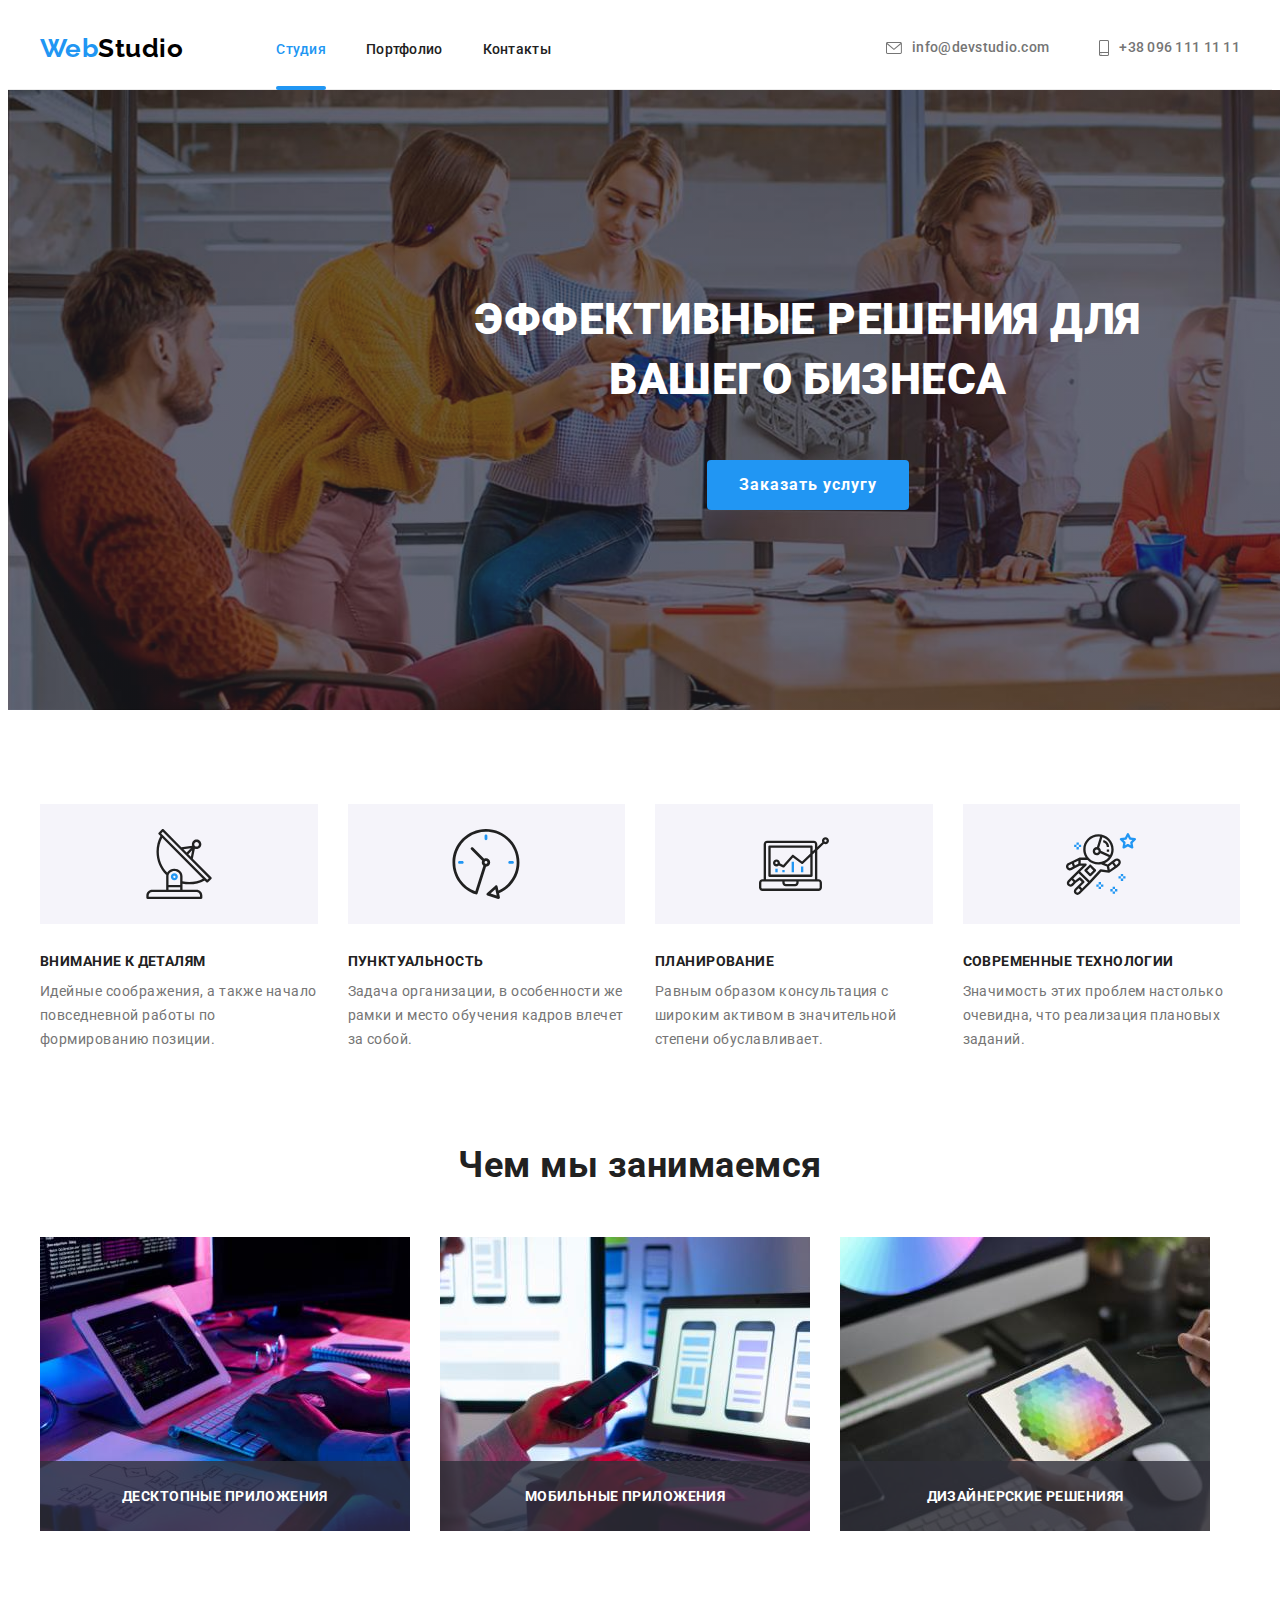
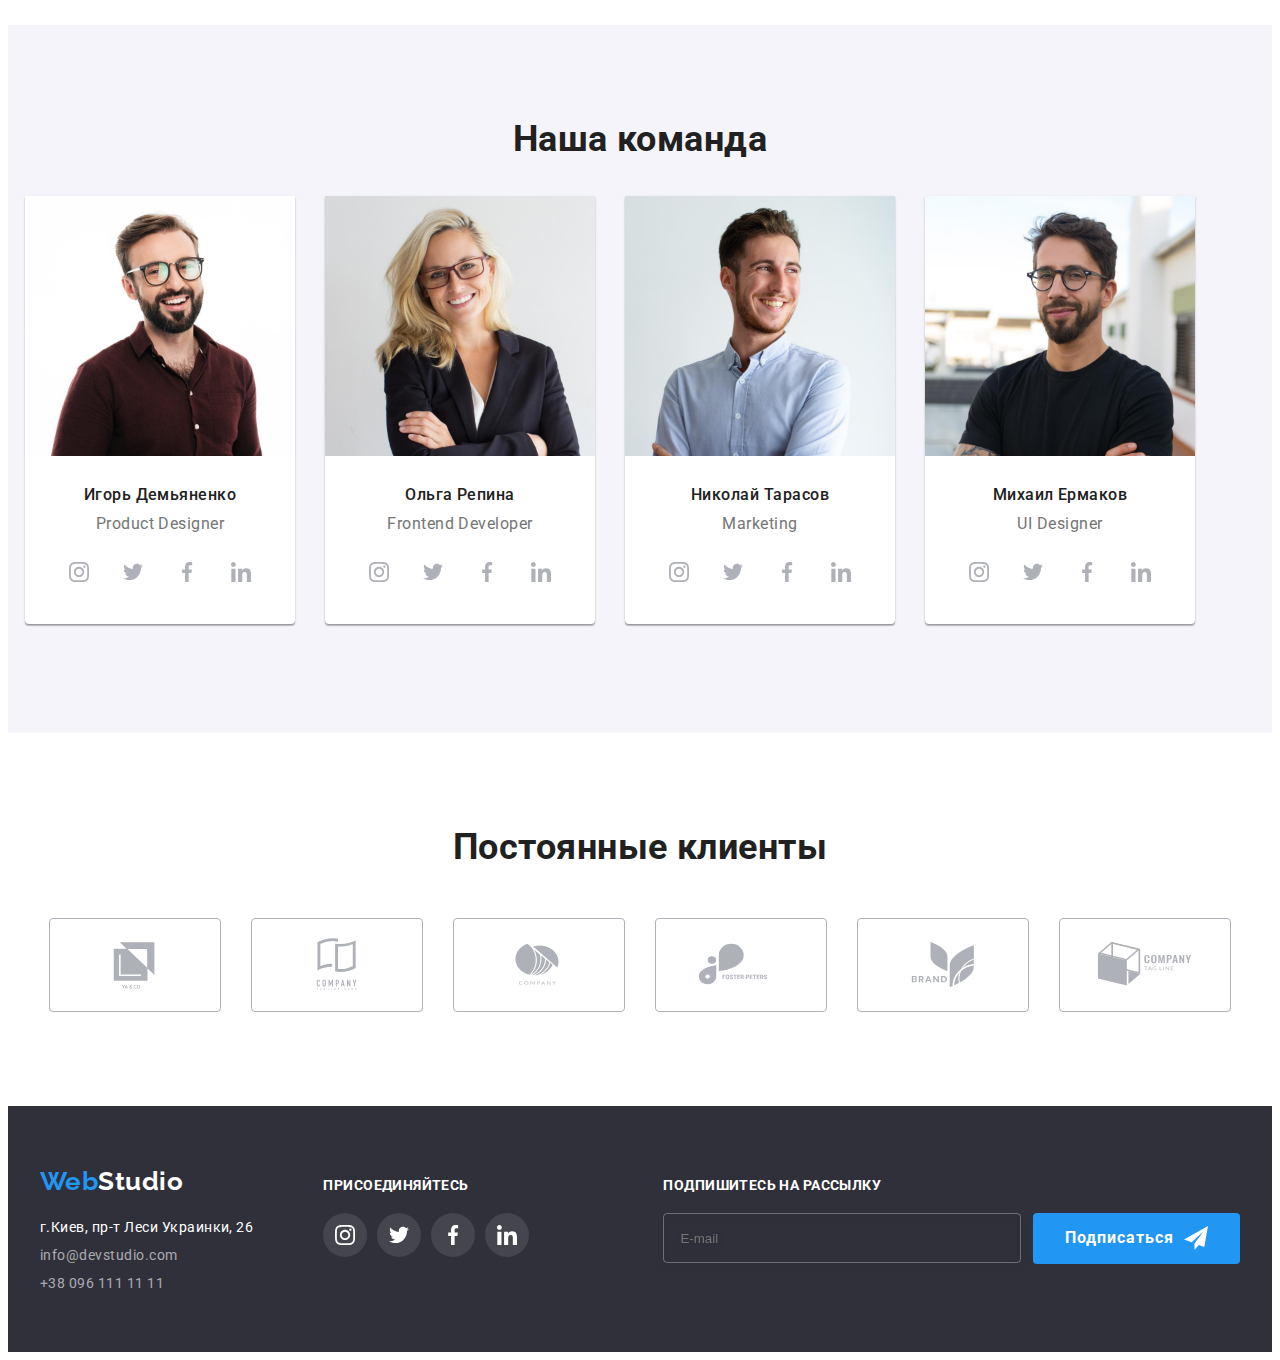
<file: index.html>
<!DOCTYPE html>
<html lang="ru">
  <head>
    <meta charset="UTF-8" />
    <meta http-equiv="X-UA-Compatible" content="IE=edge" />
    <meta name="viewport" content="width=device-width, initial-scale=1.0" />
    <title>Студия</title>
    <link rel="preconnect" href="https://fonts.googleapis.com" />
    <link rel="preconnect" href="https://fonts.gstatic.com" crossorigin />
    <link
      href="https://fonts.googleapis.com/css2?family=Raleway:wght@700&family=Roboto:wght@400;500;700;900&display=swap"
      rel="stylesheet"
    />
    <link
      rel="stylesheet"
      href="https://cdnjs.cloudflare.com/ajax/libs/modern-normalize/1.1.0/modern-normalize.min.css"
      integrity="sha512-wpPYUAdjBVSE4KJnH1VR1HeZfpl1ub8YT/NKx4PuQ5NmX2tKuGu6U/JRp5y+Y8XG2tV+wKQpNHVUX03MfMFn9Q=="
      crossorigin="anonymous"
      referrerpolicy="no-referrer"
    />

    <link rel="stylesheet" href="./css/main.min.css" />
  </head>
  <body>
    <!---Шапка-->
    <header class="header">
      <div class="container header__conteiner">
        <nav class="nav">
          <a class="logo link logo_header" href="./index.html"
            >Web<span class="logo_header_black">Studio</span></a
          >
          <ul class="nav__list list">
            <li class="nav__item">
              <a class="nav__link link nav__link_current" href="./index.html"
                >Студия</a
              >
            </li>
            <li class="nav__item">
              <a class="nav__link link" href="./portfolio.html">Портфолио</a>
            </li>
            <li class="nav__item">
              <a class="nav__link link" href="">Контакты</a>
            </li>
          </ul>
        </nav>
        <ul class="contact__list">
          <li class="contact__item list">
            <a class="contact__link link" href="mailto:info@devstudio.com">
              <svg class="contact__icon" width="16px" height="12px">
                <use href="./images/sprite.svg#icon-envelope"></use>
              </svg>
              info@devstudio.com
            </a>
          </li>
          <li class="contact__item list">
            <a class="contact__link link" href="tel:+380961111111">
              <svg class="contact__icon" width="10px" height="16px">
                <use href="./images/sprite.svg#icon-smartphone"></use>
              </svg>
              +38 096 111 11 11</a
            >
          </li>
        </ul>
      </div>
    </header>
    <main>
      <!--Герой-->
      <section class="hero">
        <div class="container hero__conteiner">
          <h1 class="hero__title">Эффективные решения для вашего бизнеса</h1>
          <button data-modal-open class="hero__btn btn" type="button">
            Заказать услугу
          </button>
        </div>
      </section>
      <!--Особливості-->
      <section class="unique">
        <h2 class="visually-hidden">Особенности</h2>
        <div class="container">
          <ul class="list unique__list">
            <li class="unique__item">
              <div class="unique__icon">
                <svg class="unique__svg">
                  <use href="./images/sprite.svg#icon-antenna"></use>
                </svg>
              </div>
              <h3 class="unique__title">Внимание к деталям</h3>
              <p class="unique__text">
                Идейные соображения, а также начало повседневной работы по
                формированию позиции.
              </p>
            </li>
            <li class="unique__item">
              <div class="unique__icon">
                <svg class="unique__svg">
                  <use href="./images/sprite.svg#icon-clock"></use>
                </svg>
              </div>
              <h3 class="unique__title">Пунктуальность</h3>
              <p class="unique__text">
                Задача организации, в особенности же рамки и место обучения
                кадров влечет за собой.
              </p>
            </li>
            <li class="unique__item">
              <div class="unique__icon">
                <svg class="unique__svg">
                  <use href="./images/sprite.svg#icon-diagram"></use>
                </svg>
              </div>
              <h3 class="unique__title">Планирование</h3>
              <p class="unique__text">
                Равным образом консультация с широким активом в значительной
                степени обуславливает.
              </p>
            </li>
            <li class="unique__item">
              <div class="unique__icon">
                <svg class="unique__svg">
                  <use href="./images/sprite.svg#icon-astronaut"></use>
                </svg>
              </div>
              <h3 class="unique__title">Современные технологии</h3>
              <p class="unique__text">
                Значимость этих проблем настолько очевидна, что реализация
                плановых заданий.
              </p>
            </li>
          </ul>
        </div>
      </section>
      <!--Чем мы занимаемся-->
      <section class="do">
        <div class="container">
          <h2 class="do__title title">Чем мы занимаемся</h2>
          <ul class="do__list list">
            <li class="do__item">
              <div class="do__thumb">
                <img src="./images/box1.jpg" alt="набирає текст" width="370" />
                <p class="do__description">Десктопные приложения</p>
              </div>
            </li>
            <li class="do__item">
              <div class="do__thumb">
                <img src="./images/box2.jpg" alt="набирає текст" width="370" />
                <p class="do__description">Мобильные приложения</p>
              </div>
            </li>
            <li class="do__item">
              <div class="do__thumb">
                <img src="./images/box3.jpg" alt="набирає текст" width="370" />
                <p class="do__description">Дизайнерские решенияя</p>
              </div>
            </li>
          </ul>
        </div>
      </section>

      <!--Наша команда-->
      <section class="team">
        <div class="container">
          <h2 class="team__title title">Наша команда</h2>
          <ul class="team__list list">
            <li class="team__item">
              <img src="./images/img2.jpg" alt="Игорь Демьяненко" width="270" />
              <div class="team__card">
                <h3 class="team__title_small">Игорь Демьяненко</h3>
                <p class="team__text" lang="en">Product Designer</p>
                <ul class="social__list list">
                  <li class="social__item">
                    <a href="" class="social__link link">
                      <svg class="social__icon">
                        <use href="./images/sprite.svg#icon-instagram"></use>
                      </svg>
                    </a>
                  </li>
                  <li class="social__item">
                    <a href="" class="social__link link">
                      <svg class="social__icon">
                        <use href="./images/sprite.svg#icon-twitter"></use>
                      </svg>
                    </a>
                  </li>
                  <li class="social__item">
                    <a href="" class="social__link link">
                      <svg class="social__icon">
                        <use href="./images/sprite.svg#icon-facebook"></use>
                      </svg>
                    </a>
                  </li>
                  <li class="social__item">
                    <a href="" class="social__link link">
                      <svg class="social__icon">
                        <use href="./images/sprite.svg#icon-linkedin"></use>
                      </svg>
                    </a>
                  </li>
                </ul>
              </div>
            </li>

            <li class="team__item">
              <img src="./images/img1.jpg" alt="Ольга Репина" width="270" />
              <div class="team__card">
                <h3 class="team__title_small">Ольга Репина</h3>
                <p class="team__text" lang="en">Frontend Developer</p>
                <ul class="social__list list">
                  <li class="social__item">
                    <a href="" class="social__link link">
                      <svg class="social__icon">
                        <use href="./images/sprite.svg#icon-instagram"></use>
                      </svg>
                    </a>
                  </li>
                  <li class="social__item">
                    <a href="" class="social__link link">
                      <svg class="social__icon">
                        <use href="./images/sprite.svg#icon-twitter"></use>
                      </svg>
                    </a>
                  </li>
                  <li class="social__item">
                    <a href="" class="social__link link">
                      <svg class="social__icon">
                        <use href="./images/sprite.svg#icon-facebook"></use>
                      </svg>
                    </a>
                  </li>
                  <li class="social__item">
                    <a href="" class="social__link link">
                      <svg class="social__icon">
                        <use href="./images/sprite.svg#icon-linkedin"></use>
                      </svg>
                    </a>
                  </li>
                </ul>
              </div>
            </li>

            <li class="team__item">
              <img src="./images/img3.jpg" alt="Николай Тарасов" width="270" />
              <div class="team__card">
                <h3 class="team__title_small">Николай Тарасов</h3>
                <p class="team__text" lang="en">Marketing</p>
                <ul class="social__list list">
                  <li class="social__item">
                    <a href="" class="social__link link">
                      <svg class="social__icon">
                        <use href="./images/sprite.svg#icon-instagram"></use>
                      </svg>
                    </a>
                  </li>
                  <li class="social__item">
                    <a href="" class="social__link link">
                      <svg class="social__icon">
                        <use href="./images/sprite.svg#icon-twitter"></use>
                      </svg>
                    </a>
                  </li>
                  <li class="social__item">
                    <a href="" class="social__link link">
                      <svg class="social__icon">
                        <use href="./images/sprite.svg#icon-facebook"></use>
                      </svg>
                    </a>
                  </li>
                  <li class="social__item">
                    <a href="" class="social__link link">
                      <svg class="social__icon">
                        <use href="./images/sprite.svg#icon-linkedin"></use>
                      </svg>
                    </a>
                  </li>
                </ul>
              </div>
            </li>

            <li class="team__item">
              <img src="./images/img4.jpg" alt="Михаил Ермаков" width="270" />
              <div class="team__card">
                <h3 class="team__title_small">Михаил Ермаков</h3>
                <p class="team__text" lang="en">UI Designer</p>
                <ul class="social__list list">
                  <li class="social__item">
                    <a href="" class="social__link link">
                      <svg class="social__icon">
                        <use href="./images/sprite.svg#icon-instagram"></use>
                      </svg>
                    </a>
                  </li>
                  <li class="social__item">
                    <a href="" class="social__link link">
                      <svg class="social__icon">
                        <use href="./images/sprite.svg#icon-twitter"></use>
                      </svg>
                    </a>
                  </li>
                  <li class="social__item">
                    <a href="" class="social__link link">
                      <svg class="social__icon">
                        <use href="./images/sprite.svg#icon-facebook"></use>
                      </svg>
                    </a>
                  </li>
                  <li class="social__item">
                    <a href="" class="social__link link">
                      <svg class="social__icon">
                        <use href="./images/sprite.svg#icon-linkedin"></use>
                      </svg>
                    </a>
                  </li>
                </ul>
              </div>
            </li>
          </ul>
        </div>
      </section>
      <!-- Clients -->

      <section class="clients section">
        <div class="container">
          <h2 class="title clients__title">Постоянные клиенты</h2>
          <ul class="list clients__list">
            <li class="clients__item list">
              <a href="" class="link clients__link">
                <svg class="clients__svg">
                  <use href="./images/sprite.svg#icon-Logo1"></use>
                </svg>
              </a>
            </li>
            <li class="clients__item list">
              <a href="" class="link clients__link">
                <svg class="clients__svg">
                  <use href="./images/sprite.svg#icon-Logo2"></use>
                </svg>
              </a>
            </li>
            <li class="clients__item list">
              <a href="" class="link clients__link">
                <svg class="clients__svg">
                  <use href="./images/sprite.svg#icon-Logo3"></use>
                </svg>
              </a>
            </li>
            <li class="clients__item list">
              <a href="" class="link clients__link">
                <svg class="clients__svg">
                  <use href="./images/sprite.svg#icon-Logo4"></use>
                </svg>
              </a>
            </li>
            <li class="clients__item list">
              <a href="" class="link clients__link">
                <svg class="clients__svg">
                  <use href="./images/sprite.svg#icon-Logo5"></use>
                </svg>
              </a>
            </li>
            <li class="clients__item list">
              <a href="" class="link clients__link">
                <svg class="clients__svg">
                  <use href="./images/sprite.svg#icon-Logo6"></use>
                </svg>
              </a>
            </li>
          </ul>
        </div>
      </section>
    </main>
    <footer class="footer">
      <div class="container footer__blok">
        <div class="footer__box">
          <a class="logo link" href=""
            >Web<span class="logo_white">Studio</span></a
          >
          <address class="address__footer">
            <ul class="footer__list list">
              <li class="footer__item">
                <a
                  class="link footer__link adressat"
                  href="https://goo.gl/maps/CdvJLRiEL6Q8Smko8"
                  target="_blank"
                  rel="noreferrer noopener"
                  >г.Киев, пр-т Леси Украинки, 26</a
                >
              </li>
              <li class="footer__item">
                <a class="link footer__link" href="mailto:info@devstudio.com"
                  >info@devstudio.com</a
                >
              </li>
              <li class="footer__item">
                <a class="link footer__link" href="tel:+380961111111"
                  >+38 096 111 11 11</a
                >
              </li>
            </ul>
          </address>
        </div>
        <div class="footer__socblok">
          <strong class="footer__strong">Присоединяйтесь</strong>
          <ul class="footer__soclist">
            <li class="footer__socblok list">
              <a href="" class="link footer__soclink">
                <svg class="footer__icon" width="20" height="20">
                  <use href="./images/sprite.svg#icon-instagram"></use>
                </svg>
              </a>
            </li>
            <li class="footer__socblok list">
              <a href="" class="link footer__soclink">
                <svg class="footer__icon" width="20" height="20">
                  <use href="./images/sprite.svg#icon-twitter"></use>
                </svg>
              </a>
            </li>
            <li class="footer__socblok list">
              <a href="" class="link footer__soclink">
                <svg class="footer__icon" width="20" height="20">
                  <use href="./images/sprite.svg#icon-facebook"></use>
                </svg>
              </a>
            </li>
            <li class="footer__socblok list">
              <a href="" class="link footer__soclink">
                <svg class="footer__icon" width="20" height="20">
                  <use href="./images/sprite.svg#icon-linkedin"></use>
                </svg>
              </a>
            </li>
          </ul>
        </div>
        <form class="signup">
          <strong class="footer__strong signup__title"
            >Подпишитесь на рассылку
          </strong>
          <div class="signup__form">
            <label for="signup-email" class="signup__label">
              <input
                type="email"
                name="email"
                id="signup-email"
                placeholder="E-mail"
                class="signup__email"
              />
            </label>
            <button type="submit" class="hero__btn signup__btn">
              <span class="signup__btn_margin">Подписаться</span>
              <svg width="24" height="24" class="signup__svg">
                <use href="./images/sprite.svg#icon-icon-send" class=""></use>
              </svg>
            </button>
          </div>
        </form>
      </div>
    </footer>

    <div data-modal class="backdrop is-hidden">
      <div class="modal">
        <button data-modal-close class="close-btn" type="button">
          <svg class="modal-svg" width="11" height="11">
            <use href="./images/sprite.svg#icon-close"></use>
          </svg>
        </button>
        <form class="form">
          <strong class="form-text"
            >Оставьте свои данные, мы вам перезвоним</strong
          >
          <div class="form-field">
            <label for="name" class="form-label">Имя</label>
            <input type="text" class="form-input" name="name" id="name" />
            <svg class="form-icon" width="12" height="12">
              <use href="./images/sprite.svg#icon-name" class="svg-item"></use>
            </svg>
          </div>
          <div class="form-field">
            <label for="tel" class="form-label">Телефон</label>
            <input type="tel" class="form-input" name="tel" id="tel" />
            <svg class="form-icon" width="13" height="13">
              <use
                href="./images/sprite.svg#icon-phone-black"
                class="svg-item"
              ></use>
            </svg>
          </div>
          <div class="form-field">
            <label for="email" class="form-label">Почта</label>
            <input type="email" class="form-input" name="email" id="email" />
            <svg class="form-icon" width="15" height="12">
              <use
                href="./images/sprite.svg#icon-formemail"
                class="svg-item"
              ></use>
            </svg>
          </div>
          <div class="form-field">
            <label for="comment" class="form-label">Комментарий</label>
            <textarea
              name="comment"
              id="comment"
              rows="10"
              class="form-textarea"
              placeholder="Введите текст"
            ></textarea>
          </div>
          <label for="checkbox" class="form-checkbox-label">
            <input
              type="checkbox"
              name="checkbox"
              id="checkbox"
              class="form-checkbox visually-hidden"
            />
            <span class="checkbox__item">
              <svg width="16" height="16">
                <use href="./images/sprite.svg#icon-Vector-2"></use>
              </svg>
            </span>
            Соглашаюсь с рассылкой и принимаю
            <a href="" class="form-link">Условия договора</a>
          </label>

          <button type="submit" class="hero__btn form-btn">Отправить</button>
        </form>
      </div>
    </div>
    <script src="./js/modal.js"></script>
  </body>
</html>
</file>
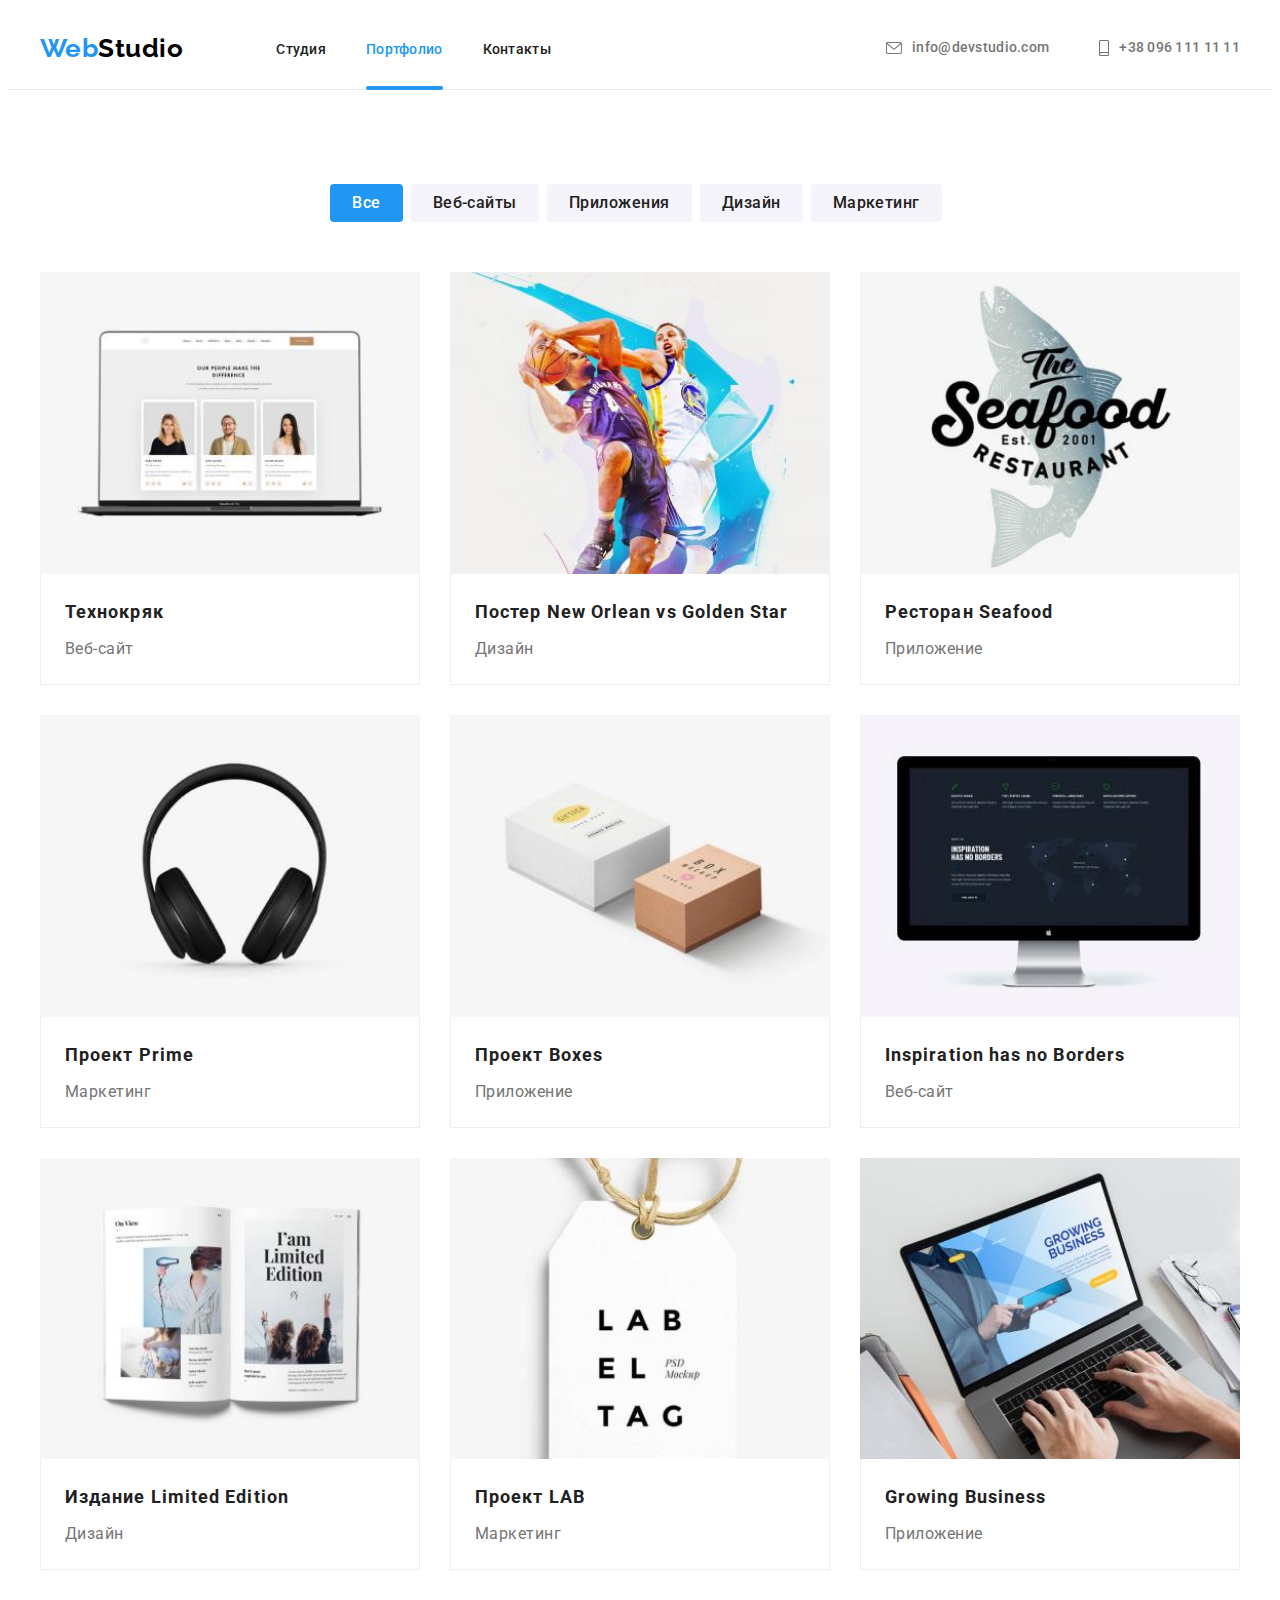
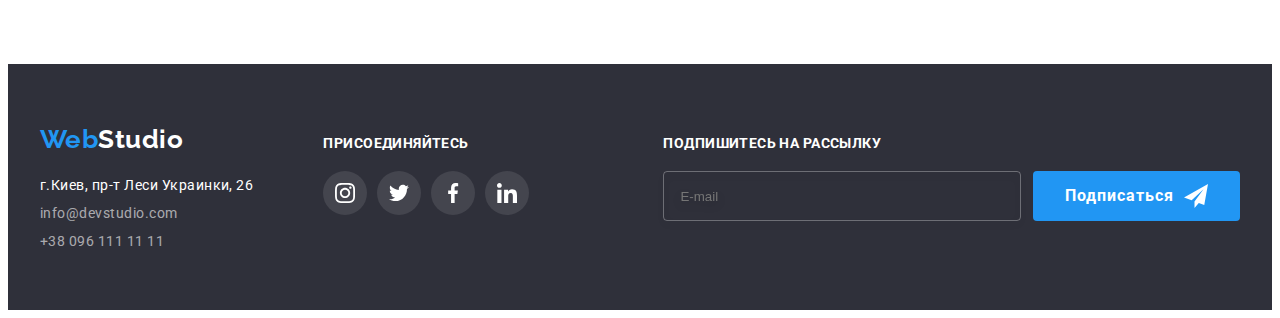
<file: portfolio.html>
<!DOCTYPE html>
<html lang="ru">
  <head>
    <meta charset="UTF-8" />
    <meta http-equiv="X-UA-Compatible" content="IE=edge" />
    <meta name="viewport" content="width=device-width, initial-scale=1.0" />
    <title>Портфолио</title>
    <link rel="preconnect" href="https://fonts.googleapis.com" />
    <link rel="preconnect" href="https://fonts.gstatic.com" crossorigin />
    <link
      href="https://fonts.googleapis.com/css2?family=Raleway:wght@700&family=Roboto:wght@400;500;700;900&display=swap"
      rel="stylesheet"
    />
    <link
      rel="stylesheet"
      href="https://cdnjs.cloudflare.com/ajax/libs/modern-normalize/1.1.0/modern-normalize.min.css"
      integrity="sha512-wpPYUAdjBVSE4KJnH1VR1HeZfpl1ub8YT/NKx4PuQ5NmX2tKuGu6U/JRp5y+Y8XG2tV+wKQpNHVUX03MfMFn9Q=="
      crossorigin="anonymous"
      referrerpolicy="no-referrer"
    />

    <link rel="stylesheet" href="./css/main.min.css" />
  </head>
  <body>
    <!---Шапка-->
    <header class="header">
      <div class="container header__conteiner">
        <nav class="nav">
          <a class="logo link logo_header" href="./index.html"
            >Web<span class="logo_header_black">Studio</span></a
          >
          <ul class="nav__list list">
            <li class="nav__item">
              <a class="nav__link link" href="./index.html">Студия</a>
            </li>
            <li class="nav__item">
              <a
                class="nav__link link nav__link_current"
                href="./portfolio.html"
                >Портфолио</a
              >
            </li>
            <li class="nav__item">
              <a class="nav__link link" href="">Контакты</a>
            </li>
          </ul>
        </nav>
        <ul class="contact__list">
          <li class="contact__item list">
            <a class="contact__link link" href="mailto:info@devstudio.com">
              <svg class="contact__icon" width="16px" height="12px">
                <use href="./images/sprite.svg#icon-envelope"></use>
              </svg>
              info@devstudio.com
            </a>
          </li>
          <li class="contact__item list">
            <a class="contact__link link" href="tel:+380961111111">
              <svg class="contact__icon" width="10px" height="16px">
                <use href="./images/sprite.svg#icon-smartphone"></use>
              </svg>
              +38 096 111 11 11</a
            >
          </li>
        </ul>
      </div>
    </header>
    <main class="content-portfolio">
      <section class="portfolio">
        <div class="container">
          <h1 class="visually-hidden">Портфолио</h1>
          <!-- кнопки -->
          <ul class="list portfolio-button-list">
            <li class="portfolio-item">
              <button class="portfolio-btn btn current-btn" type="button">
                Все
              </button>
            </li>
            <li class="portfolio-item">
              <button class="portfolio-btn btn" type="button">Веб-сайты</button>
            </li>
            <li class="portfolio-item">
              <button class="portfolio-btn btn" type="button">
                Приложения
              </button>
            </li>
            <li class="portfolio-item">
              <button class="portfolio-btn btn" type="button">Дизайн</button>
            </li>
            <li class="portfolio-item">
              <button class="portfolio-btn btn" type="button">Маркетинг</button>
            </li>
          </ul>
          <!-- портфоліо -->
          <ul class="list portfolio-work">
            <li class="portfolio-work-list">
              <a class="link portfolio-work-link" href="">
                <div class="portfolio-top-wrapper">
                  <img
                    src="./images/portfoli1.jpg"
                    alt="Веб-сайт"
                    width="370"
                  />
                  <div class="portfolio-overlay">
                    <p class="portfolio-top-text">
                      Технокряк это современная площадка распространения
                      коронавируса. Компании используют эту платформу для
                      цифрового шпионажа и атак на защищённые сервера
                      конкурентов.
                    </p>
                  </div>
                </div>
                <div class="portfolio-card-bottom">
                  <h2 class="portfolio-litl-title">Технокряк</h2>
                  <p class="portfolio-text">Веб-сайт</p>
                </div>
              </a>
            </li>

            <li class="portfolio-work-list">
              <a class="link portfolio-work-link" href="">
                <div class="portfolio-top-wrapper">
                  <img src="./images/portfoli2.jpg" alt="Дизайн" width="370" />
                  <div class="portfolio-overlay">
                    <p class="portfolio-top-text">
                      Технокряк это современная площадка распространения
                      коронавируса. Компании используют эту платформу для
                      цифрового шпионажа и атак на защищённые сервера
                      конкурентов.
                    </p>
                  </div>
                </div>
                <div class="portfolio-card-bottom">
                  <h2 class="portfolio-litl-title">
                    Постер New Orlean vs Golden Star
                  </h2>
                  <p class="portfolio-text">Дизайн</p>
                </div>
              </a>
            </li>
            <li class="portfolio-work-list">
              <a class="link portfolio-work-link" href="">
                <div class="portfolio-top-wrapper">
                  <img
                    src="./images/portfoli3.jpg"
                    alt="Приложение"
                    width="370"
                  />
                  <div class="portfolio-overlay">
                    <p class="portfolio-top-text">
                      Технокряк это современная площадка распространения
                      коронавируса. Компании используют эту платформу для
                      цифрового шпионажа и атак на защищённые сервера
                      конкурентов.
                    </p>
                  </div>
                </div>
                <div class="portfolio-card-bottom">
                  <h2 class="portfolio-litl-title">Ресторан Seafood</h2>
                  <p class="portfolio-text">Приложение</p>
                </div>
              </a>
            </li>
            <li class="portfolio-work-list">
              <a class="link portfolio-work-link" href="">
                <div class="portfolio-top-wrapper">
                  <img
                    src="./images/portfoli4.jpg"
                    alt="Маркетинг"
                    width="370"
                  />
                  <div class="portfolio-overlay">
                    <p class="portfolio-top-text">
                      Технокряк это современная площадка распространения
                      коронавируса. Компании используют эту платформу для
                      цифрового шпионажа и атак на защищённые сервера
                      конкурентов.
                    </p>
                  </div>
                </div>
                <div class="portfolio-card-bottom">
                  <h2 class="portfolio-litl-title">Проект Prime</h2>
                  <p class="portfolio-text">Маркетинг</p>
                </div>
              </a>
            </li>
            <li class="portfolio-work-list">
              <a class="link portfolio-work-link" href="">
                <div class="portfolio-top-wrapper">
                  <img
                    src="./images/portfoli5.jpg"
                    alt="Приложение"
                    width="370"
                  />
                  <div class="portfolio-overlay">
                    <p class="portfolio-top-text">
                      Технокряк это современная площадка распространения
                      коронавируса. Компании используют эту платформу для
                      цифрового шпионажа и атак на защищённые сервера
                      конкурентов.
                    </p>
                  </div>
                </div>
                <div class="portfolio-card-bottom">
                  <h2 class="portfolio-litl-title">Проект Boxes</h2>
                  <p class="portfolio-text">Приложение</p>
                </div>
              </a>
            </li>
            <li class="portfolio-work-list">
              <a class="link portfolio-work-link" href="">
                <div class="portfolio-top-wrapper">
                  <img
                    src="./images/portfoli6.jpg"
                    alt="Веб-сайт"
                    width="370"
                  />
                  <div class="portfolio-overlay">
                    <p class="portfolio-top-text">
                      Технокряк это современная площадка распространения
                      коронавируса. Компании используют эту платформу для
                      цифрового шпионажа и атак на защищённые сервера
                      конкурентов.
                    </p>
                  </div>
                </div>
                <div class="portfolio-card-bottom">
                  <h2 class="portfolio-litl-title">
                    Inspiration has no Borders
                  </h2>
                  <p class="portfolio-text">Веб-сайт</p>
                </div>
              </a>
            </li>
            <li class="portfolio-work-list">
              <a class="link portfolio-work-link" href="">
                <div class="portfolio-top-wrapper">
                  <img src="./images/portfoli7.jpg" alt="Дизайн" width="370" />
                  <div class="portfolio-overlay">
                    <p class="portfolio-top-text">
                      Технокряк это современная площадка распространения
                      коронавируса. Компании используют эту платформу для
                      цифрового шпионажа и атак на защищённые сервера
                      конкурентов.
                    </p>
                  </div>
                </div>
                <div class="portfolio-card-bottom">
                  <h2 class="portfolio-litl-title">Издание Limited Edition</h2>
                  <p class="portfolio-text">Дизайн</p>
                </div>
              </a>
            </li>
            <li class="portfolio-work-list">
              <a class="link portfolio-work-link" href="">
                <div class="portfolio-top-wrapper">
                  <img
                    src="./images/portfoli8.jpg"
                    alt="Маркетинг"
                    width="370"
                  />
                  <div class="portfolio-overlay">
                    <p class="portfolio-top-text">
                      Технокряк это современная площадка распространения
                      коронавируса. Компании используют эту платформу для
                      цифрового шпионажа и атак на защищённые сервера
                      конкурентов.
                    </p>
                  </div>
                </div>
                <div class="portfolio-card-bottom">
                  <h2 class="portfolio-litl-title">Проект LAB</h2>
                  <p class="portfolio-text">Маркетинг</p>
                </div>
              </a>
            </li>
            <li class="portfolio-work-list">
              <a class="link portfolio-work-link" href="">
                <div class="portfolio-top-wrapper">
                  <img
                    src="./images/portfoli9.jpg"
                    alt="Приложение"
                    width="370"
                  />
                  <div class="portfolio-overlay">
                    <p class="portfolio-top-text">
                      Технокряк это современная площадка распространения
                      коронавируса. Компании используют эту платформу для
                      цифрового шпионажа и атак на защищённые сервера
                      конкурентов.
                    </p>
                  </div>
                </div>

                <div class="portfolio-card-bottom">
                  <h2 class="portfolio-litl-title">Growing Business</h2>
                  <p class="portfolio-text">Приложение</p>
                </div>
              </a>
            </li>
          </ul>
        </div>
      </section>
    </main>
    <footer class="footer">
      <div class="container footer__blok">
        <div class="footer__box">
          <a class="logo link" href=""
            >Web<span class="logo_white">Studio</span></a
          >
          <address class="address__footer">
            <ul class="footer__list list">
              <li class="footer__item">
                <a
                  class="link footer__link adressat"
                  href="https://goo.gl/maps/CdvJLRiEL6Q8Smko8"
                  target="_blank"
                  rel="noreferrer noopener"
                  >г.Киев, пр-т Леси Украинки, 26</a
                >
              </li>
              <li class="footer__item">
                <a class="link footer__link" href="mailto:info@devstudio.com"
                  >info@devstudio.com</a
                >
              </li>
              <li class="footer__item">
                <a class="link footer__link" href="tel:+380961111111"
                  >+38 096 111 11 11</a
                >
              </li>
            </ul>
          </address>
        </div>
        <div class="footer__socblok">
          <strong class="footer__strong">Присоединяйтесь</strong>
          <ul class="footer__soclist">
            <li class="footer__socblok list">
              <a href="" class="link footer__soclink">
                <svg class="footer__icon" width="20" height="20">
                  <use href="./images/sprite.svg#icon-instagram"></use>
                </svg>
              </a>
            </li>
            <li class="footer__socblok list">
              <a href="" class="link footer__soclink">
                <svg class="footer__icon" width="20" height="20">
                  <use href="./images/sprite.svg#icon-twitter"></use>
                </svg>
              </a>
            </li>
            <li class="footer__socblok list">
              <a href="" class="link footer__soclink">
                <svg class="footer__icon" width="20" height="20">
                  <use href="./images/sprite.svg#icon-facebook"></use>
                </svg>
              </a>
            </li>
            <li class="footer__socblok list">
              <a href="" class="link footer__soclink">
                <svg class="footer__icon" width="20" height="20">
                  <use href="./images/sprite.svg#icon-linkedin"></use>
                </svg>
              </a>
            </li>
          </ul>
        </div>
        <form class="signup">
          <strong class="footer__strong signup__title"
            >Подпишитесь на рассылку
          </strong>
          <div class="signup__form">
            <label for="signup-email" class="signup__label">
              <input
                type="email"
                name="email"
                id="signup-email"
                placeholder="E-mail"
                class="signup__email"
              />
            </label>
            <button type="submit" class="hero__btn signup__btn">
              <span class="signup__btn_margin">Подписаться</span>
              <svg width="24" height="24" class="signup__svg">
                <use href="./images/sprite.svg#icon-icon-send" class=""></use>
              </svg>
            </button>
          </div>
        </form>
      </div>
    </footer>
  </body>
</html>
</file>
<file: css/main.min.css>
p,h1,h2,h3,h4,h5,h6{margin:0}ul{margin:0;padding-left:0}img{display:block;min-width:100%}body{font-family:var(--text-style-btn);color:var(--primery-text-color);letter-spacing:0.03em;background:var(--primery-title-color)}.link{text-decoration:none;font-style:normal;transition:color 250ms cubic-bezier(0.4, 0, 0.2, 1)}.link:hover,.link:focus{color:var(--accent-color)}.list{list-style:none}.visually-hidden{position:absolute;width:1px;height:1px;margin:-1px;padding:0;overflow:hidden;border:0;clip:rect(0 0 0 0)}:root{--primery-title-color: #ffffff;--secondary-title-color: #212121;--primery-text-color: #757575;--accent-color: #2196f3;--background-color: #f5f4fa;--logo-color-black: #000000;--hero-background-color: #2f303a;--cliets-color: #afb1b8;--footer-contacts-link-color: rgba(255, 255, 255, 0.6);--text-style-btn: Roboto, sans-serif;--text-style-rel: Raleway, sans-serif}.container{width:1200px;margin:0 auto;padding:0 15px}.btn{font-family:var(--text-style-btn);font-style:normal;cursor:pointer;border-radius:4px}.title{text-align:center;font-weight:700;font-size:36px;line-height:1.16;color:var(--secondary-title-color)}.logo{font-family:var(--text-style-rel);font-weight:700;font-size:26px;line-height:1.19;color:var(--accent-color)}.signup{margin-left:auto}.signup__label{margin-right:12px}.signup__title{display:flex;justify-content:left}.signup__email{padding:15px 16px;height:50px;width:358px;background-color:transparent;border:1px solid rgba(255,255,255,0.3);box-sizing:border-box;filter:drop-shadow(0px 4px 4px rgba(0,0,0,0.15));border-radius:4px;color:var(--primery-title-color)}.signup__form{display:flex}.signup__btn{padding:10px 27px;font-weight:700;font-size:16px;line-height:1.87;letter-spacing:.06em;color:var(--primery-title-color);display:flex;align-items:center;justify-content:center;background-color:var(--accent-color)}.signup__btn:focus,.signup__btn:hover{color:var(--primery-title-color)}.signup__btn_margin{margin-right:10px}.signup__svg{fill:var(--primery-title-color)}.backdrop{position:fixed;top:0;width:100vw;height:100vh;background-color:rgba(0,0,0,0.2);display:flex;align-items:center;justify-content:center;transition:opacity 250ms cubic-bezier(0.4, 0, 0.2, 1),visibility 250ms cubic-bezier(0.4, 0, 0.2, 1)}.is-hidden{opacity:0;visibility:hidden;pointer-events:none}.is-hidden .modal{transform:scale(0.6)}.modal{position:relative;transform:scale(1);transition:transform 250ms cubic-bezier(0.4, 0, 0.2, 1);width:530px;min-height:580px;padding:40px;background-color:var(--primery-title-color);box-shadow:0px 1px 3px rgba(0,0,0,0.12),0px 1px 1px rgba(0,0,0,0.14),0px 2px 1px rgba(0,0,0,0.2);border-radius:4px}.close-btn{position:absolute;top:8px;right:8px;width:30px;height:30px;color:var(--logo-color-black);display:flex;align-items:center;justify-content:center;cursor:pointer;background-color:var(--primery-title-color);border:1px solid rgba(0,0,0,0.1);border-radius:15px}.close-btn:hover,.close-btn:focus{fill:var(--accent-color)}.form-field{position:relative;display:flex;flex-direction:column;margin-bottom:10px}.form-field:nth-child(5){margin-bottom:20px}.form-text{display:inline-block;font-weight:700;font-size:20px;line-height:1.15;letter-spacing:.03em;color:var(--secondary-title-color);margin-bottom:12px}.form-label{margin-bottom:4px;font-size:12px;line-height:1.17;letter-spacing:.01em;color:var(--primery-text-color)}.form-input{padding-left:42px;height:40px;transition:border 250ms cubic-bezier(0.4, 0, 0.2, 1),color 250ms cubic-bezier(0.4, 0, 0.2, 1);border:1px solid rgba(33,33,33,0.2);box-sizing:border-box;border-radius:4px;outline:none}.form-input:focus,.form-input:hover{border:1px solid var(--accent-color)}.form-input:focus+.form-icon,.form-input:hover+.form-icon{color:var(--accent-color);fill:currentColor}.form-icon{position:absolute;top:38px;left:12px;pointer-events:none;transition:fill 250ms cubic-bezier(0.4, 0, 0.2, 1);transform:translateY(-50%);fill:var(--first-logo-color)}.form-textarea{resize:none;padding:12px 16px;height:120px;transition:border 250ms cubic-bezier(0.4, 0, 0.2, 1);border:1px solid rgba(33,33,33,0.2);box-sizing:border-box;border-radius:4px;outline:none}.form-textarea:hover,.form-textarea:focus{border:1px solid var(--accent-color)}.form-link{margin-left:5px;font-size:14px;line-height:1.71;letter-spacing:.03em;color:var(--accent-color);text-decoration-line:underline}.form-checkbox-label{display:flex;align-items:center;justify-content:center;margin-bottom:30px;font-weight:400;font-size:14px;line-height:1.71;letter-spacing:.03em;color:var(--primery-text-color)}.form-btn{display:block;margin-left:auto;margin-right:auto;outline:none}.form-checkbox{position:absolute}.form-checkbox:focus+.checkbox__item,.form-checkbox:hover+.checkbox__item{fill:var(--accent-color)}.form-checkbox:checked+.checkbox__item{border-radius:2px;fill:var(--accent-color);background-color:var(--accent-color);background-image:url(../images/check.svg);background-size:contain}.checkbox__item{margin-right:7px;width:16px;height:15px;transition:background-color 250ms cubic-bezier(0.4, 0, 0.2, 1),fill 250ms cubic-bezier(0.4, 0, 0.2, 1)}.logo_header{margin-right:93px;padding-top:25px;padding-bottom:25px}.logo_header_black{color:var(--logo-color-black)}.header__conteiner{display:flex}.nav{display:flex}.contact__list{display:flex;margin-left:auto;align-items:center}.nav__link{font-weight:500;font-size:14px;line-height:1.14;letter-spacing:.02em;color:var(--secondary-title-color);padding-top:32px;padding-bottom:32px;position:relative}.header{border-bottom:1px solid #ececec}.contact__item:not(:last-child){margin-right:50px}.nav__item:not(:last-child){margin-right:40px}.contact__link{font-weight:500;font-size:14px;line-height:1.14;letter-spacing:.02em;color:var(--primery-text-color);padding-top:32px;padding-bottom:32px;display:flex;align-items:center}.contact__icon{margin-right:10px;fill:currentColor}.nav__list{display:flex;align-items:center}.nav__link_current{color:var(--accent-color)}.nav__link_current::after{content:'';position:absolute;width:100%;height:4px;border-radius:2px;background-color:var(--accent-color);display:block;bottom:-1px}.section{padding-top:94px;padding-bottom:94px}.hero{background-image:linear-gradient(rgba(47,48,58,0.4), rgba(47,48,58,0.4)),url(../images/hero.jpg);background-repeat:no-repeat;background-position:center;background-size:cover;text-align:center;padding:200px 0;width:1600px;margin:0 auto}.hero__title{max-width:696px;margin:0 auto;margin-bottom:50px;font-weight:900;font-size:44px;line-height:1.36;color:var(--primery-title-color);text-align:center;text-transform:uppercase}.hero__btn{padding:10px 32px;cursor:pointer;font-weight:bold;font-family:inherit;font-size:16px;line-height:1.88;min-width:200px;letter-spacing:0.06em;color:var(--primery-title-color);background:var(--accent-color);border:0;border-radius:4px;text-align:center}.unique{padding-top:94px;padding-bottom:47px}.unique__list{display:flex;margin-left:-30px}.unique__item{width:270px;flex-basis:calc(100% / 4 - 30px);margin-left:30px}.unique__icon{display:flex;align-items:center;justify-content:center;height:120px;margin-bottom:30px;background-color:#f5f4fa}.unique__svg{width:70px;height:70px}.unique__title{font-weight:bold;font-size:14px;line-height:1.14;letter-spacing:0.03em;text-transform:uppercase;color:var(--secondary-title-color);margin-bottom:10px}.unique__text{font-size:14px;line-height:1.71}.do{padding-top:47px;padding-bottom:94px}.do__list{display:flex;flex-basis:calc(100% / 3 - 90px);flex-wrap:wrap;margin-left:-30px;margin-top:-30px}.do__item{margin-left:30px;margin-top:30px}.do__title{margin-bottom:50px}.do__thumb{position:relative;display:flex;justify-content:center}.do__description{position:absolute;bottom:0;left:0;display:flex;align-items:center;justify-content:center;height:70px;width:100%;background-color:rgba(47,48,58,0.8);text-align:center;font-weight:700;font-size:14px;line-height:1.143;letter-spacing:.03em;color:var(--primery-title-color);text-transform:uppercase}.team{background:var(--background-color);padding-top:94px;padding-bottom:94px}.team__list{display:flex;flex-wrap:wrap;margin-left:-30px;margin-top:-30px}.team__title{margin-bottom:50px}.team__item{background:#ffffff;flex-basis:calc(100% / 4 -30px);margin:15px;box-shadow:0px 1px 3px rgba(0,0,0,0.12),0px 1px 1px rgba(0,0,0,0.14),0px 2px 1px rgba(0,0,0,0.2);border-radius:0px 0px 4px 4px}.team__card{padding-top:30px;padding-bottom:30px;padding-left:32px;padding-right:32px}.team__title_small{font-weight:500;font-size:16px;line-height:1.18;text-align:center;color:var(--secondary-title-color);margin-bottom:10px}.team__text{font-size:16px;line-height:1.18;text-align:center;margin-bottom:16px}.social__item{width:44px;height:44px}.social__item+.social__item{margin-left:10px}.social__list{display:flex;justify-content:center}.social__link{width:100%;height:100%;border-radius:50%;display:flex;align-items:center;justify-content:center;transition:background-color 250ms cubic-bezier(0.4, 0, 0.2, 1)}.social__link:hover,.social__link:focus{background-color:var(--accent-color)}.social__icon{width:20px;height:20px;fill:#afb1b8;transition:fill 250ms cubic-bezier(0.4, 0, 0.2, 1)}.social__link:hover .social__icon,.social__link:focus .social__icon{fill:var(--primery-title-color)}.clients__title{margin-bottom:50px}.clients__list{margin:0;padding:0;padding-inline-start:0;display:flex;justify-content:center}.clients__item{display:flex;flex-wrap:wrap;display:flex;flex-wrap:wrap;margin-right:30px}.clients__item:last-child{margin-right:0}.clients__link{display:flex;align-items:center;justify-content:center;width:170px;height:92px;color:var(--cliets-color);border:1px solid var(--cliets-color);border-radius:4px;transition:color 250ms cubic-bezier(0.4, 0, 0.2, 1),border 250ms cubic-bezier(0.4, 0, 0.2, 1)}.clients__link:hover,.clients__link:focus{border:1px solid var(--accent-color);border-radius:4px;fill:currentColor}.clients__svg{width:106px;height:60px;fill:currentColor}.footer{background:var(--hero-background-color);font-family:var(text-style-btn);font-style:normal;padding-top:60px;padding-bottom:60px}.address__footer{margin-top:20px}.footer__item:not(:first-child){margin-top:9px}.logo_white{color:var(--primery-title-color)}.footer__link{font-style:normal;font-size:14px;line-height:1.14;color:var(--footer-contacts-link-color)}.adressat{color:var(--primery-title-color)}.footer__box{margin-right:70px}.footer__strong{display:block;margin-bottom:20px;font-weight:700;font-size:14px;line-height:1.143;letter-spacing:0.03em;text-transform:uppercase;color:var(--primery-title-color)}.footer__blok{display:flex;align-items:baseline}.footer__socblok{align-items:baseline;text-align:left}.footer__soclist{padding:0;display:flex}.footer__soclink{display:flex;background-color:rgba(255,255,255,0.1);transition:background-color 250ms cubic-bezier(0.4, 0, 0.2, 1);padding:0;width:44px;height:44px;border-radius:22px;justify-content:center;align-items:center}.footer__soclink:hover,.footer__soclink:focus{background-color:var(--accent-color)}.footer__socblok{justify-content:center;margin-right:10px}.footer__socblok:last-child{margin-right:0}.footer__icon{fill:var(--primery-title-color)}.portfolio{padding-top:94px;padding-bottom:94px}.portfolio-btn{display:block;font-weight:500;font-size:16px;line-height:1.62;text-align:center;letter-spacing:0.03em;color:var(--secondary-title-color);background-color:var(--background-color);border:0;padding-top:6px;padding-bottom:6px;padding-left:22px;padding-right:22px;transition:color 250ms cubic-bezier(0.4, 0, 0.2, 1),background-color 250ms cubic-bezier(0.4, 0, 0.2, 1),box-shadow 250ms cubic-bezier(0.4, 0, 0.2, 1)}.portfolio-btn:hover,.portfolio-btn:focus{color:var(--primery-title-color);background:var(--accent-color);box-shadow:0px 3px 1px rgba(0,0,0,0.1),0px 1px 2px rgba(0,0,0,0.08),0px 2px 2px rgba(0,0,0,0.12);border-radius:4px}.current-btn{color:var(--primery-title-color);background:var(--accent-color)}.portfolio-litl-title{font-weight:700;font-size:18px;line-height:2;letter-spacing:0.06em;color:var(--secondary-title-color);text-align:left}.portfolio-text{font-size:16px;line-height:1.87;color:var(--primery-text-color);text-align:left;margin-top:4px}.portfolio-button-list{display:flex;justify-content:center;margin-bottom:50px}.portfolio-item{margin-left:8px}.portfolio-item:first-child{margin-left:-8px}.portfolio-card-bottom{padding:20px 24px;border:1px solid #eeeeee;border-top:none}.portfolio-work{display:flex;flex-wrap:wrap;margin-left:-30px;margin-top:-30px}.portfolio-work-list{flex-basis:calc(100% / 3 - 30px);margin-left:30px;margin-top:30px}.portfolio-work-link{transition:box-shadow 250ms cubic-bezier(0.4, 0, 0.2, 1)}.portfolio-work-link:focus,.portfolio-work-link:hover{display:block;background:#ffffff;box-sizing:border-box;box-shadow:0px 1px 1px rgba(0,0,0,0.12),0px 4px 4px rgba(0,0,0,0.06),1px 4px 6px rgba(0,0,0,0.16)}.portfolio-work-link:hover .portfolio-overlay,.portfolio-work-link:focus .portfolio-overlay{transform:translateY(0)}.portfolio-top-wrapper{position:relative;overflow:hidden}.portfolio-overlay{position:absolute;top:0;left:0;transform:translateY(101%);transition:transform 250ms cubic-bezier(0.4, 0, 0.2, 1);display:flex;align-items:center;height:100%;width:100%;background-color:var(--accent-color);color:var(--primery-title-color);font-weight:400;font-size:18px;line-height:1.555;letter-spacing:0.03em}.portfolio-top-text{text-align:left;padding:63px 24px}
/*# sourceMappingURL=main.min.css.map */
</file>
